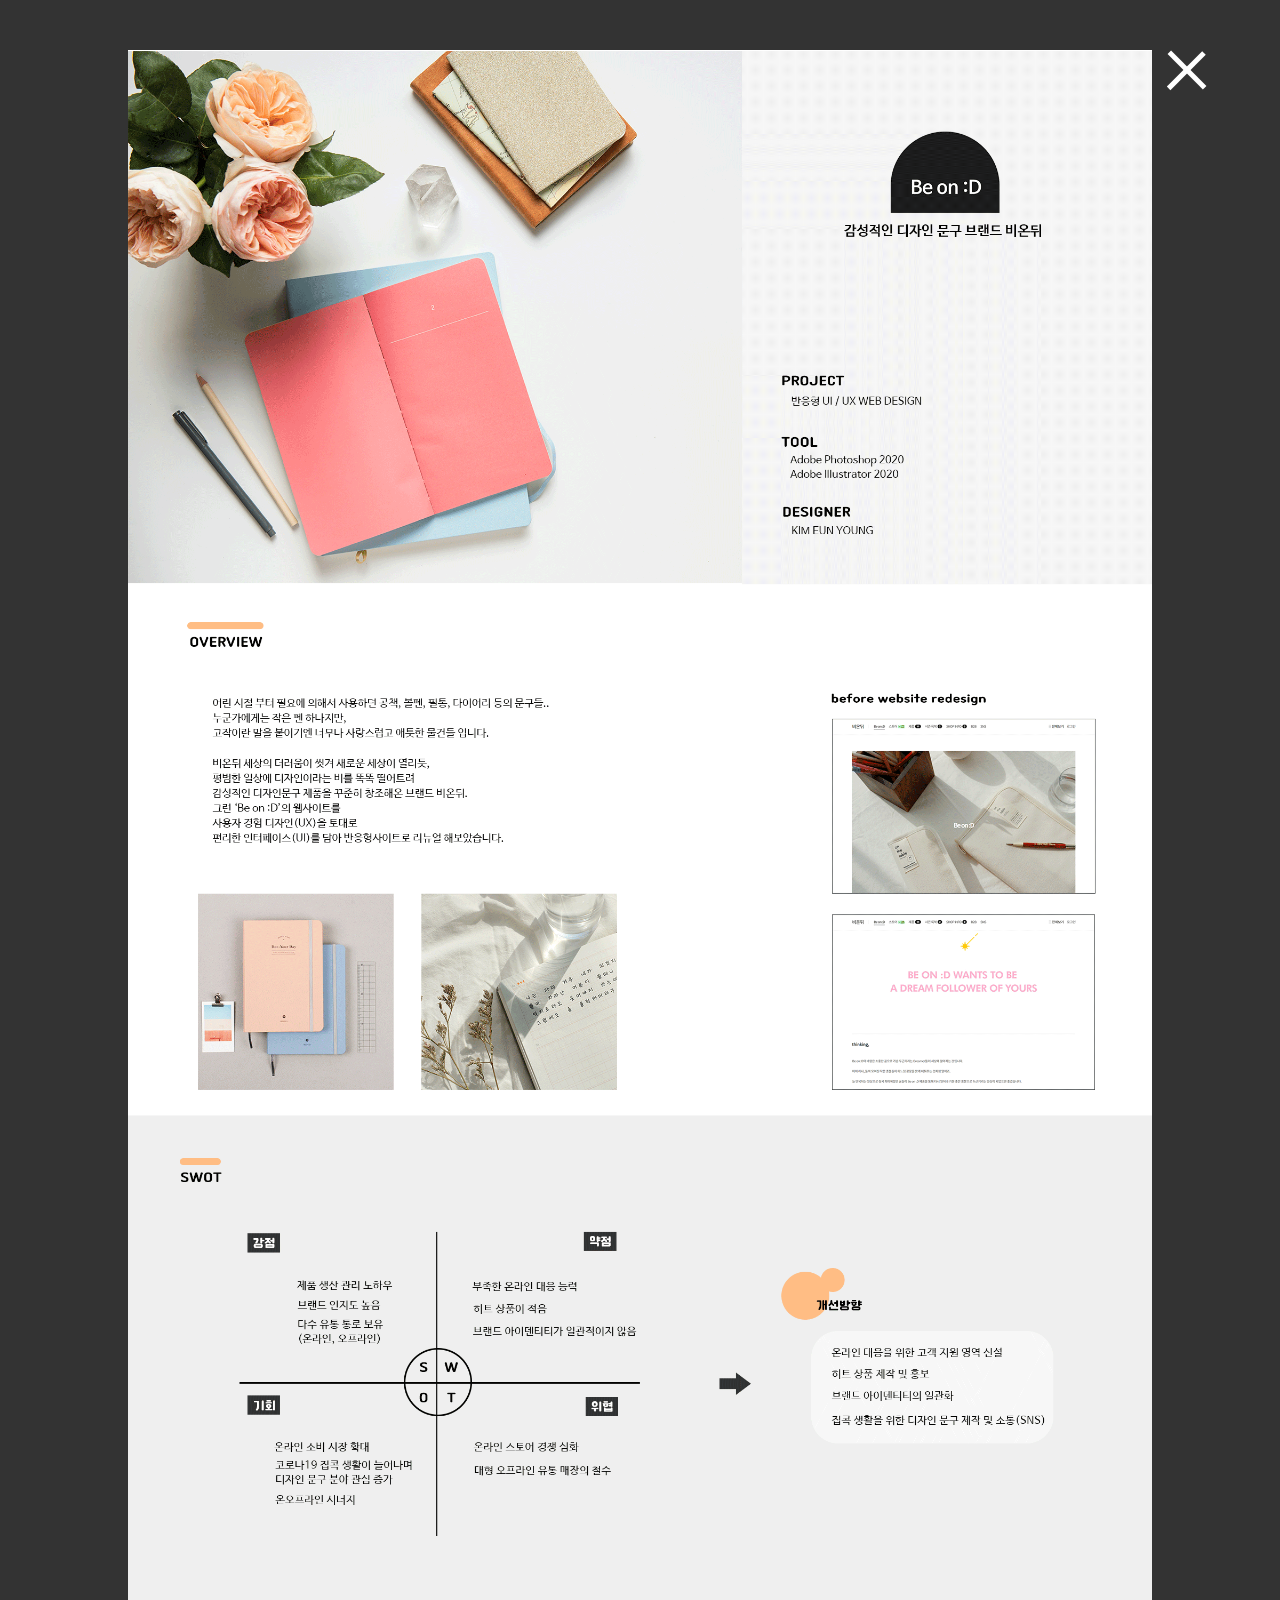
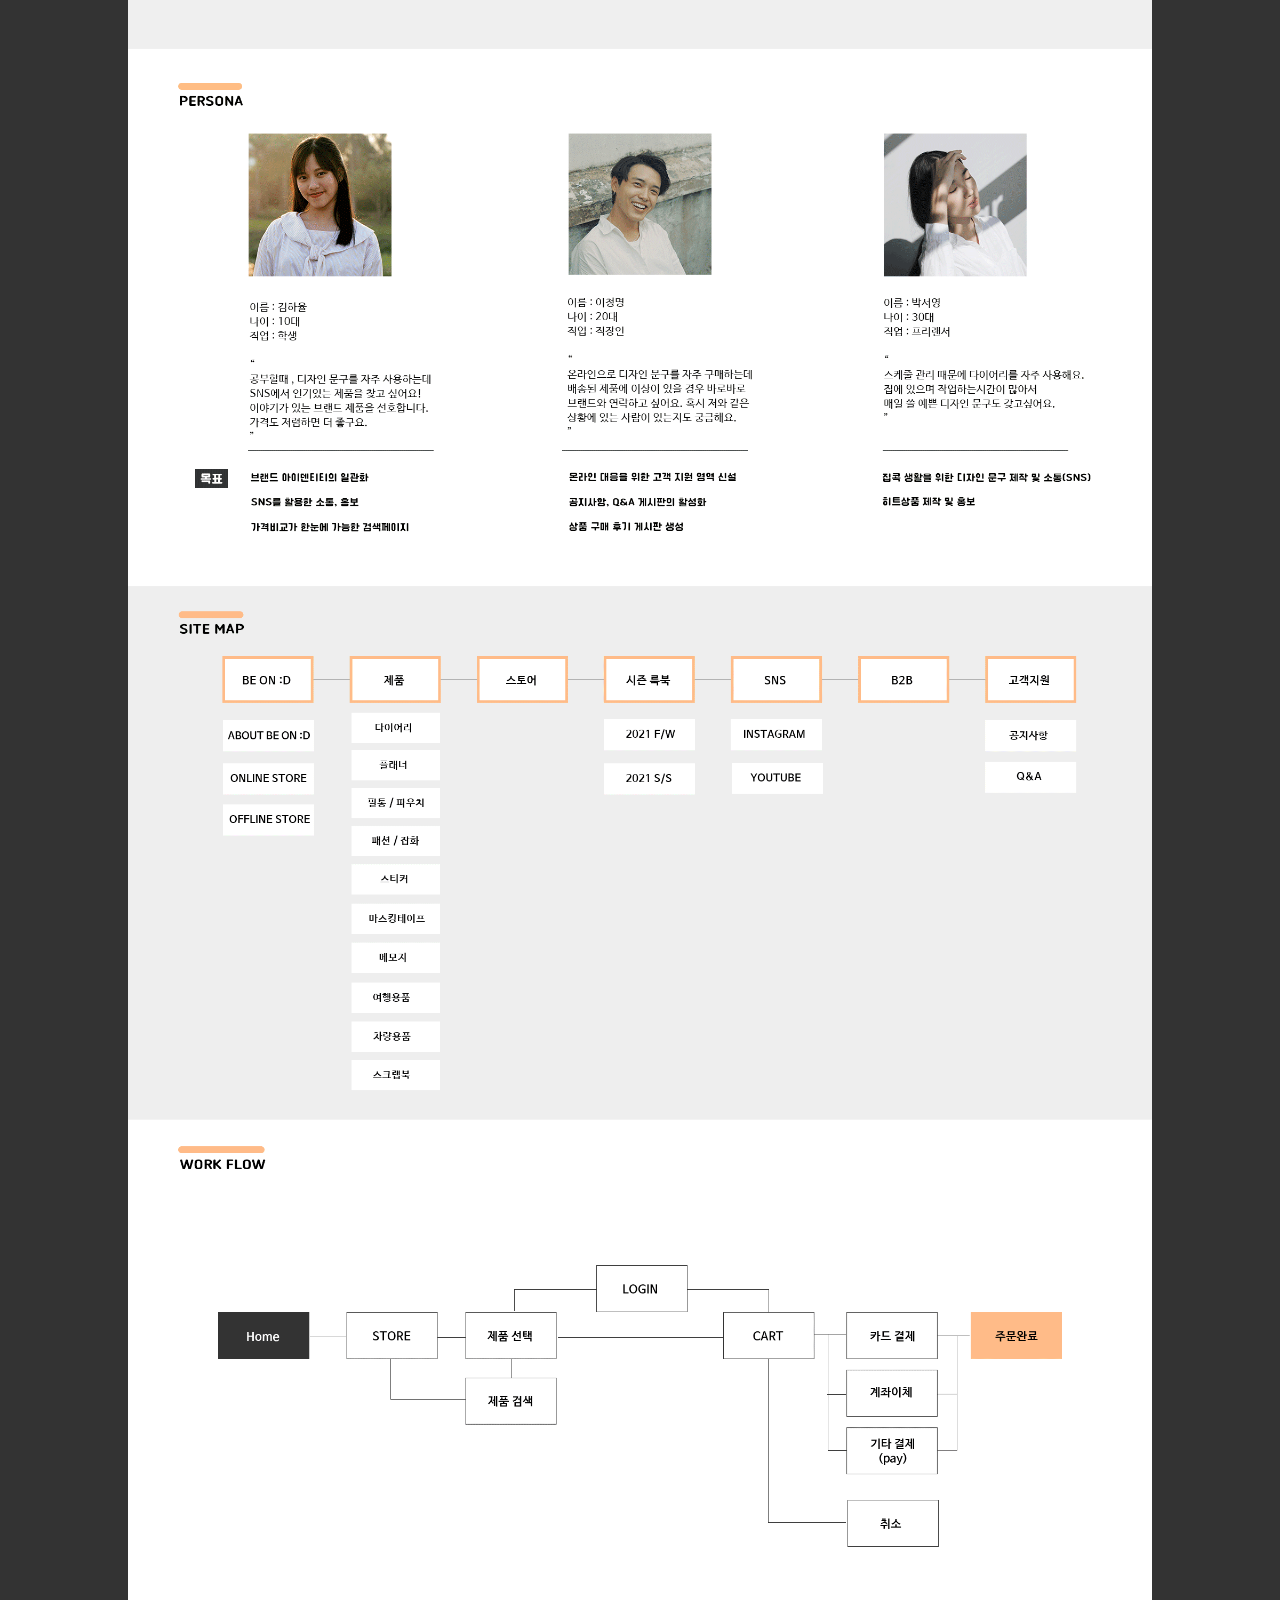
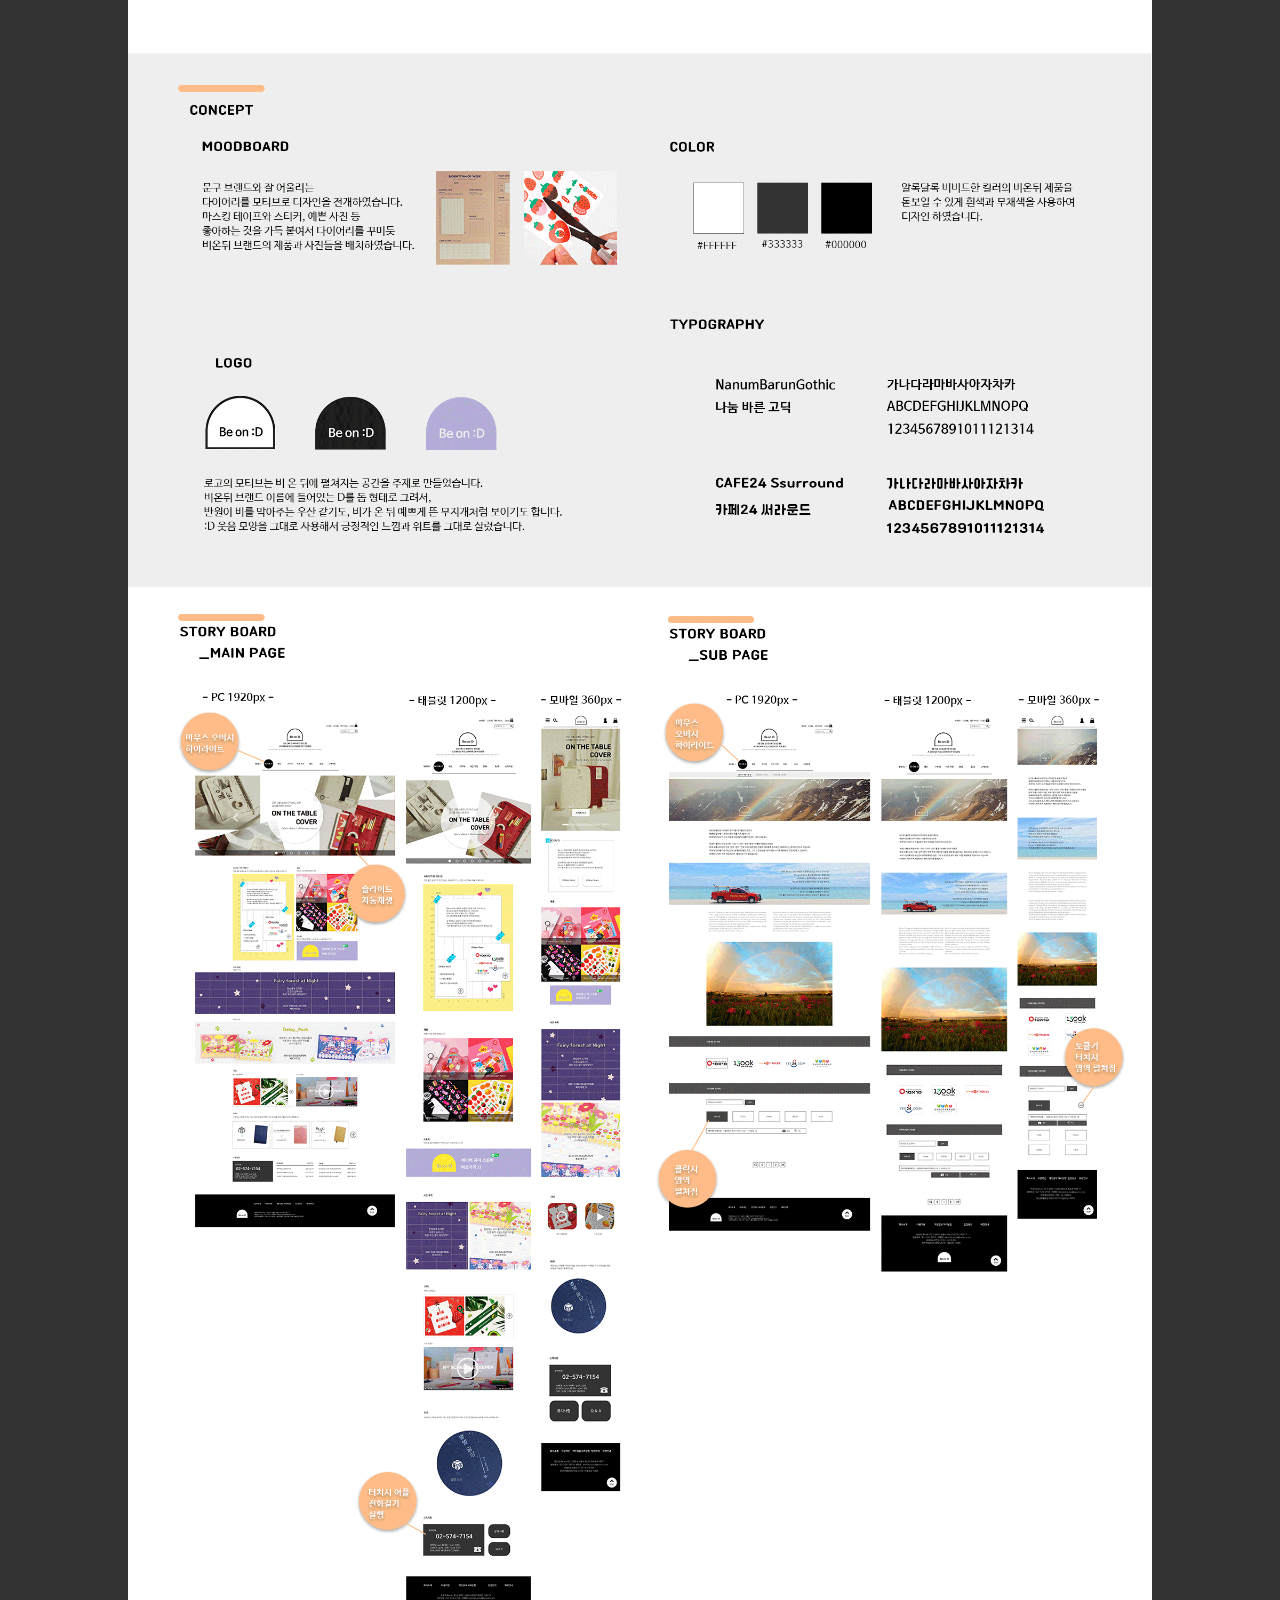
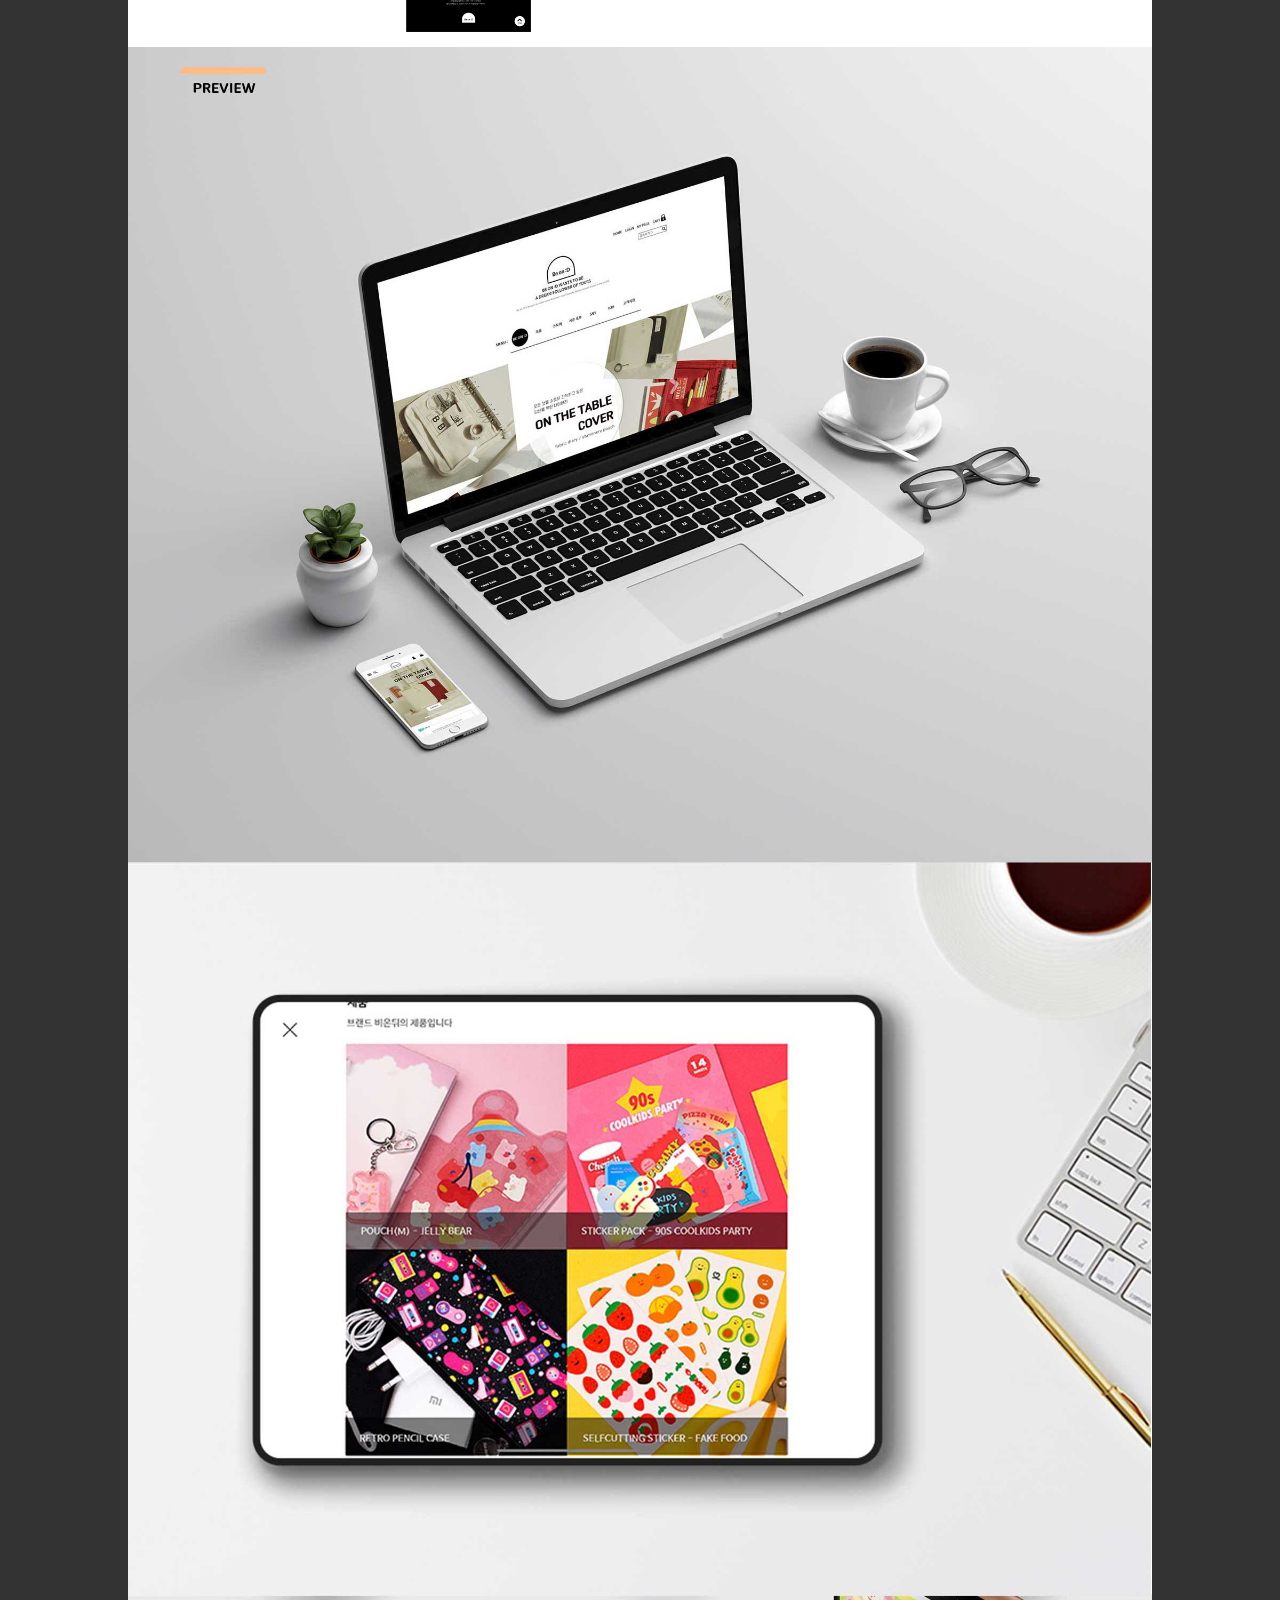
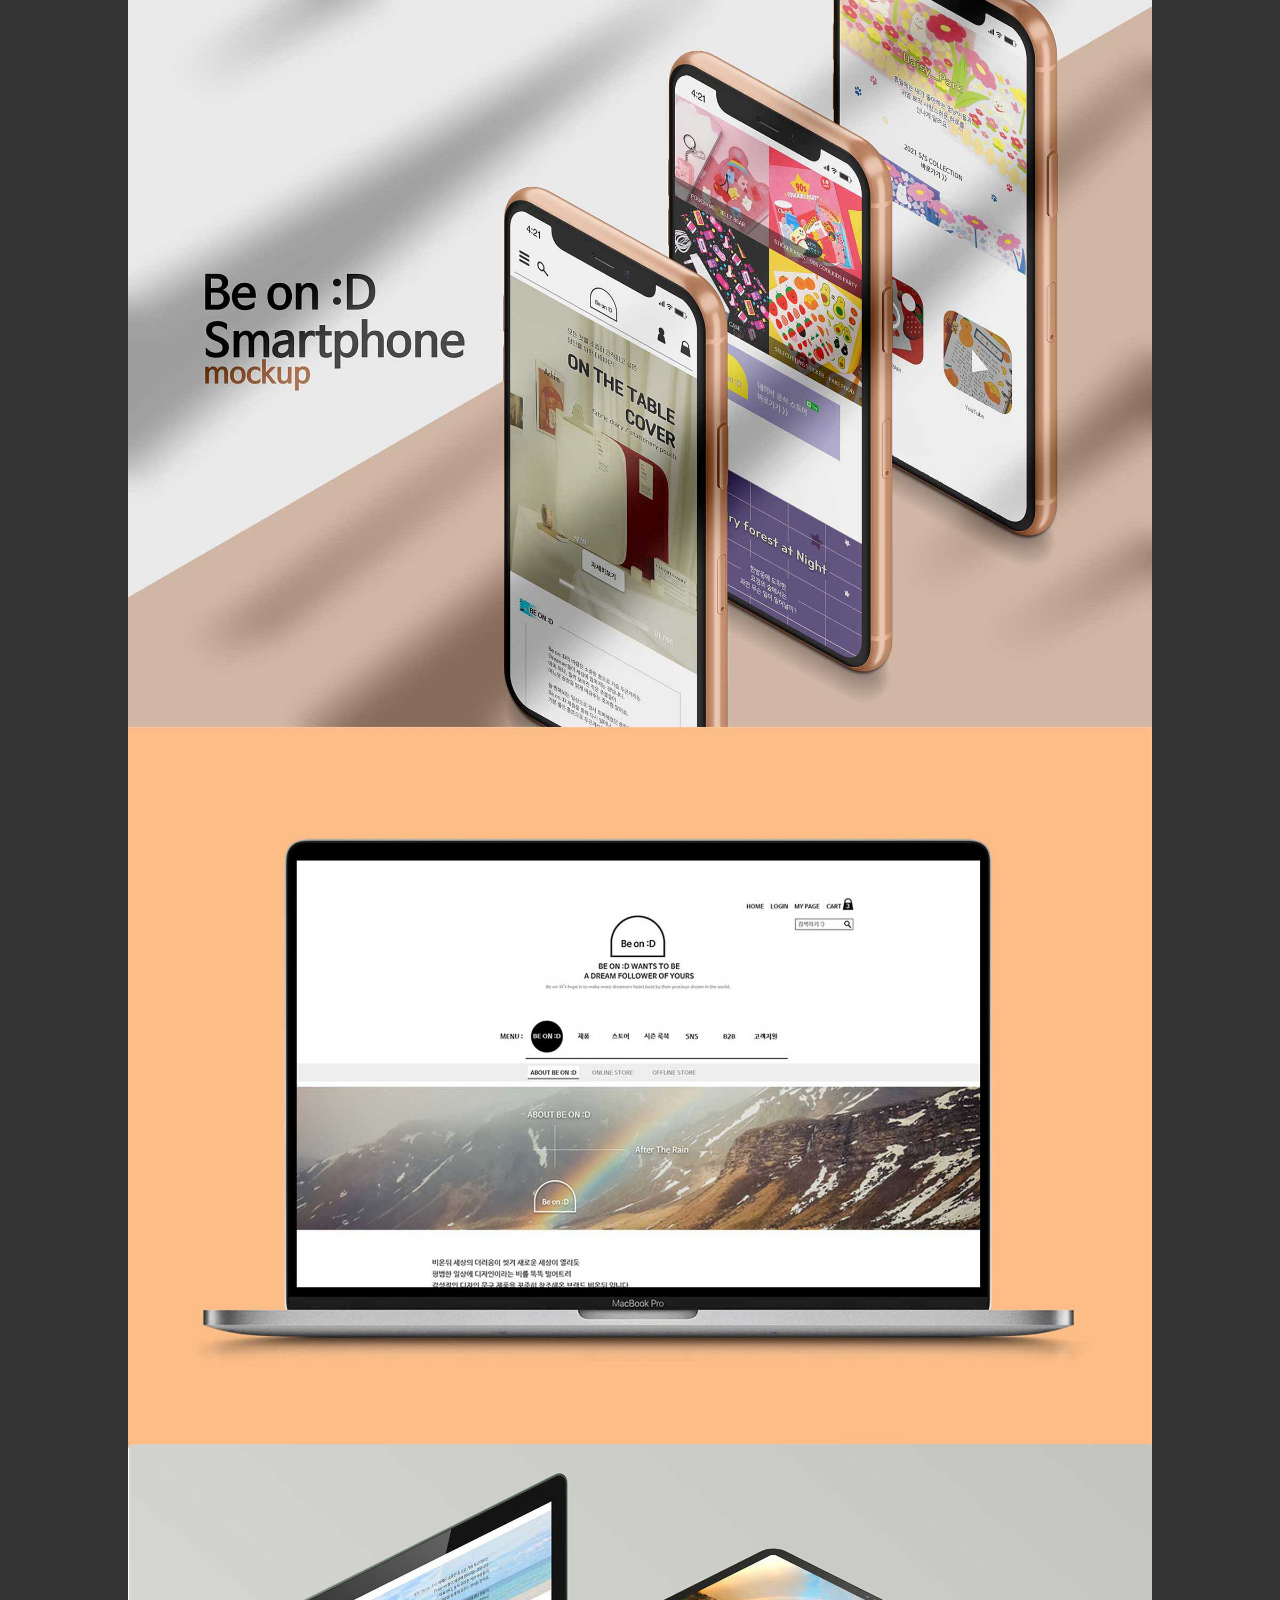
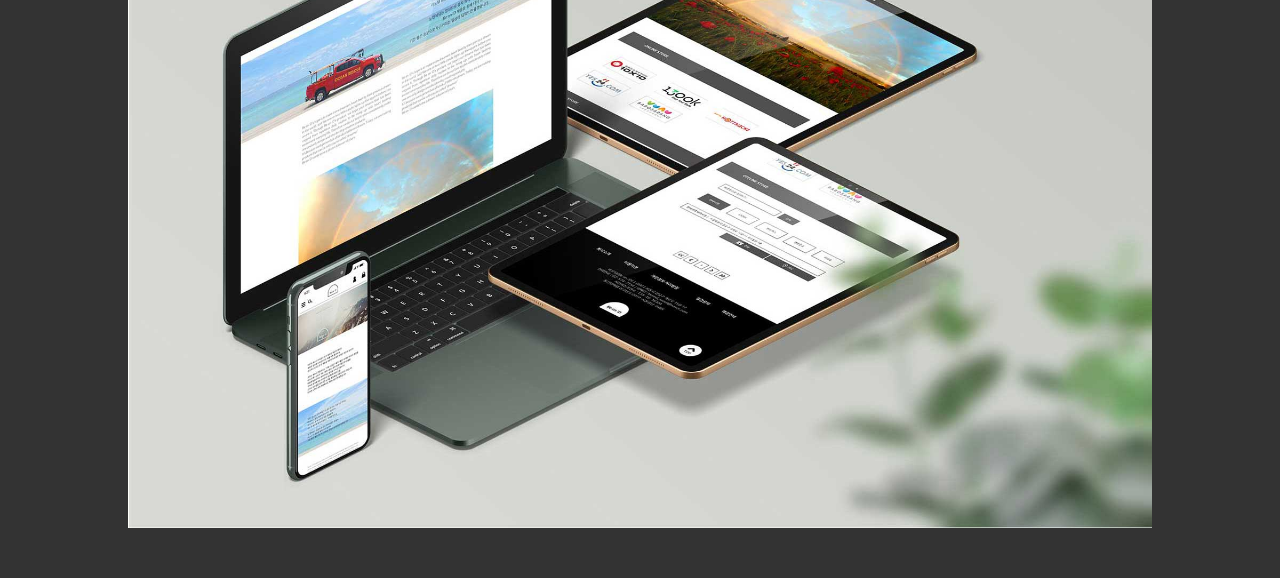
<file: beondcon.html>
<!DOCTYPE html>
<html lang="en">
<head>
  <meta charset="UTF-8">
  <meta http-equiv="X-UA-Compatible" content="IE=edge">
  <meta name="viewport" content="width=device-width, initial-scale=1.0">
  <title>비온뒤 컨셉페이지</title>
  <style>
    *{margin:0; padding:0;}
    #wrap{
      background-color: rgba(0,0,0,0.8);
      }
    .inner{
      margin:0 auto;
      padding-top:50px;
      padding-bottom:50px;
      width:80%;
      position: relative;}
    img{
      border:0;
      width:100%;
      display: block;
      }
      
    .close{
      position: fixed;
      top:5%;
      right:5%;
      display: block;
      /* background-color: red; */
      width:50px;
      height:50px;
    }
    .close span{
      display: block;
      width:50px;
      height:5px;
      position: absolute;
      top:50%; left:0;
      transform: translate(-4px,-50%) rotate(45deg) !important;
      background-color: #fff;
    }
    .close span::after{
      content: '';
      display: block;
      width:50px;
      height:5px;
      position: absolute;
      top:50%; left:0;
      transform: translate(0px,-2px) rotate(-90deg) !important;
      background-color: #fff;
    }
    .close:hover span{
      background-color: red;
    }
    .close:hover span::after{
      background-color: red;
    }

    @media screen and (max-width:725px) {
      .close{
      right:1%;
    }
    }
  </style>
  <script src="js/jquery-1.7.0.min.js"></script>
  <script>
    $(document).ready(function(){ //시작
     
    }); //끝
  </script>
</head>
<body>
  <div id="wrap">
    <div class="inner">
    <img src="img/beondcon01.png" alt="비온뒤 컨셉페이지 이미지01">
    <img src="img/beondcon02.png" alt="비온뒤 컨셉페이지 이미지02">
    <img src="img/beondcon03.jpg" alt="비온뒤 컨셉페이지 이미지03">
    <a href="#" class="close" onclick="javascript:window.close()">
      <span></span></a>
    </div>    
  </div><!--wrap-->
</body>
</html>
</file>
